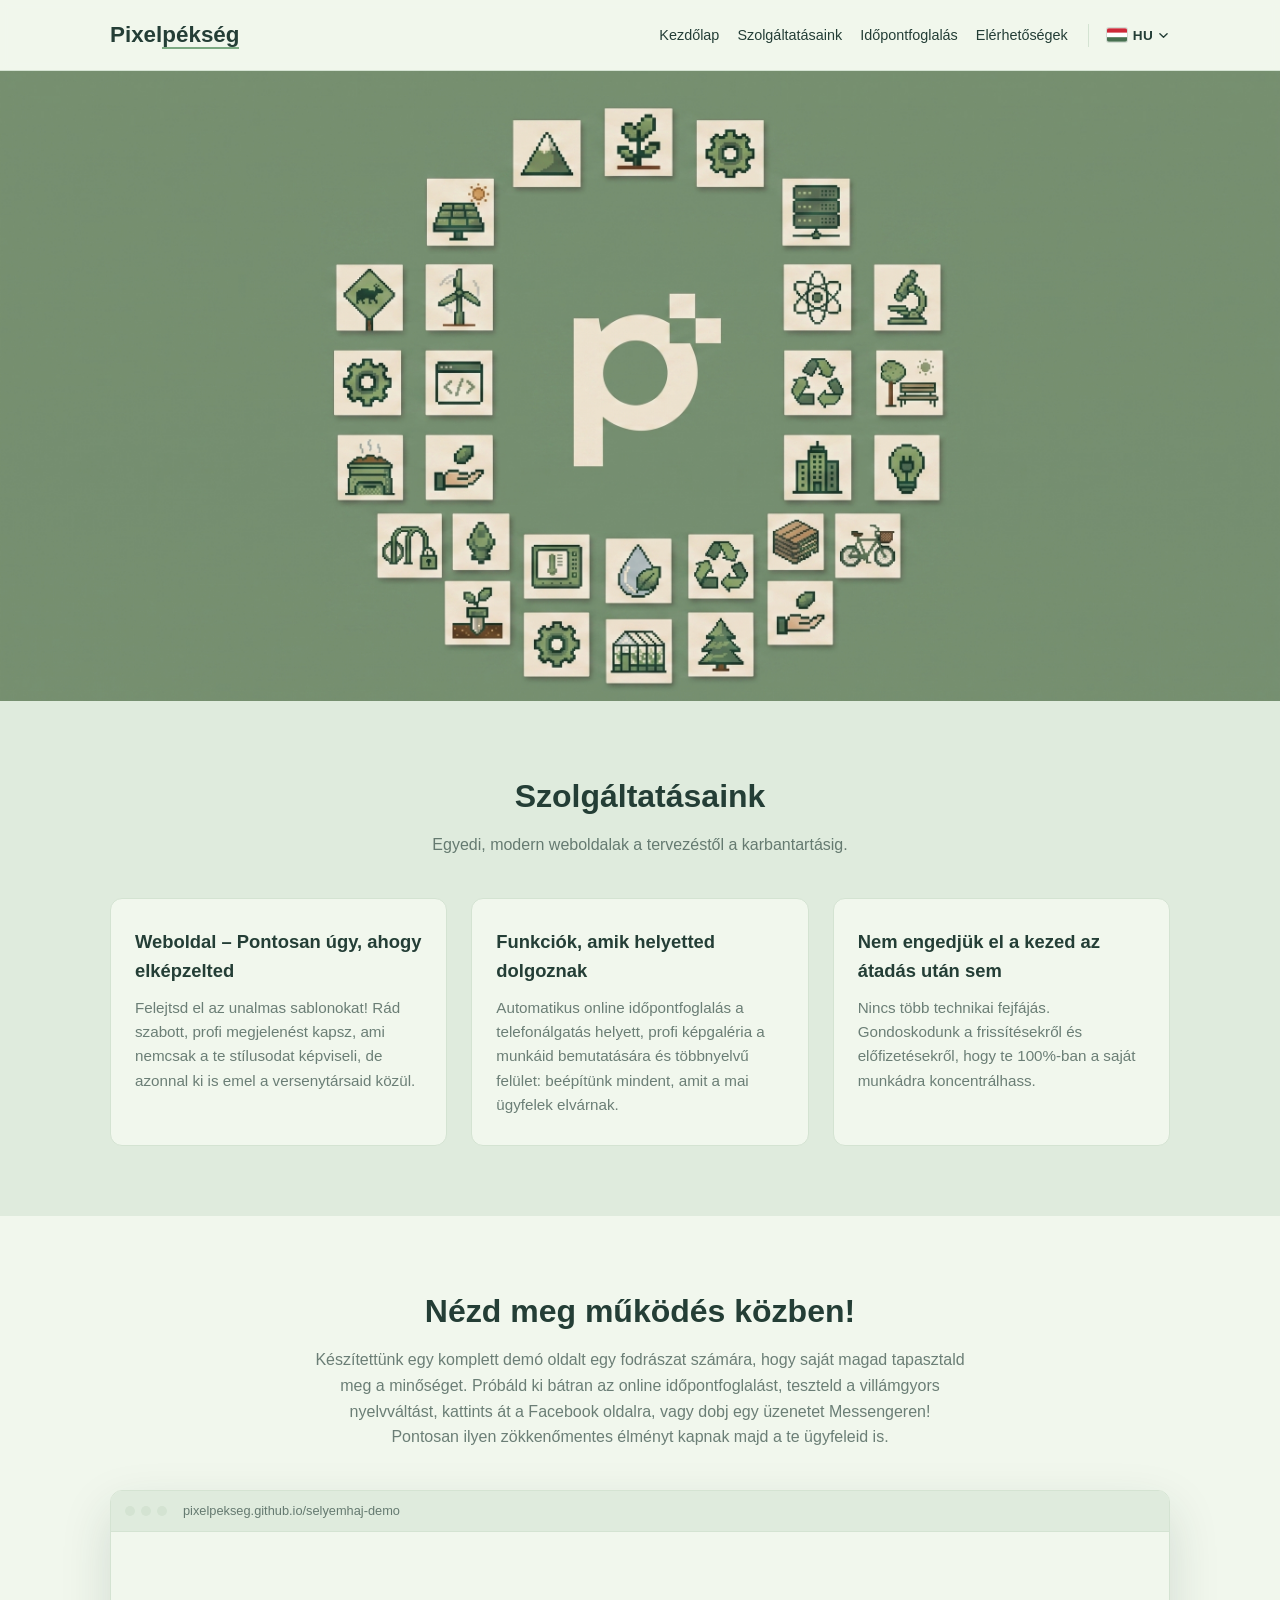
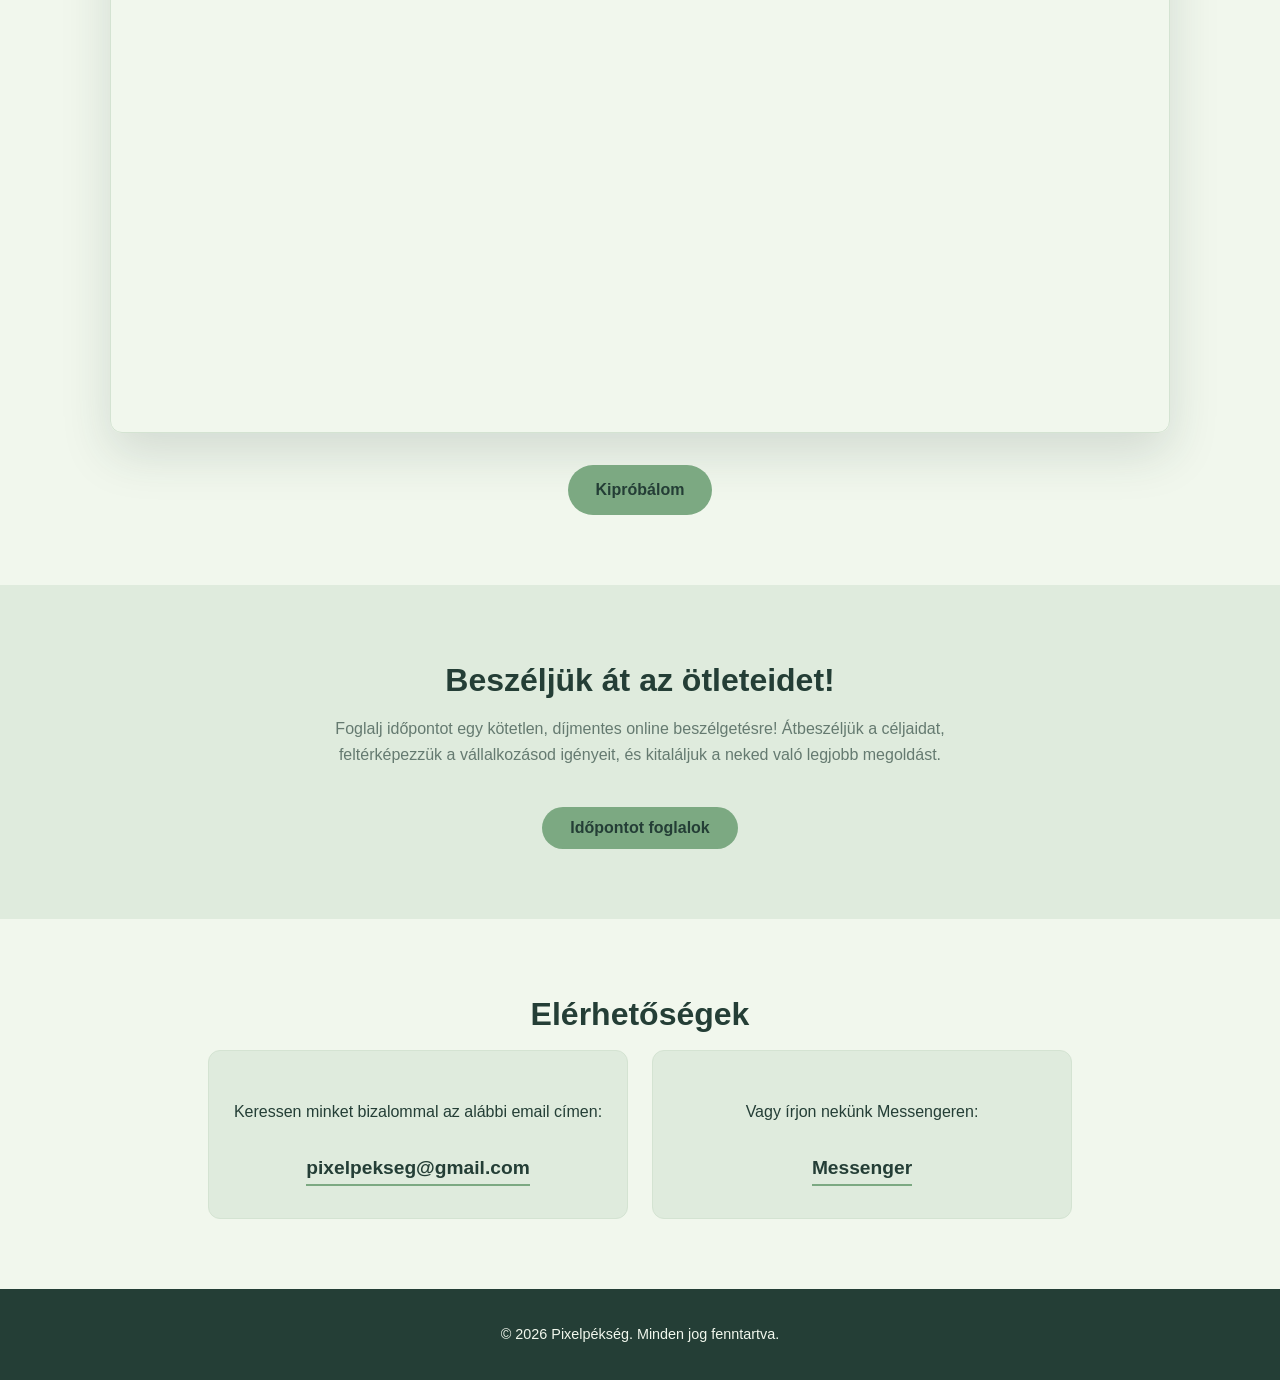
<file: index.html>
<!DOCTYPE html>
<html lang="hu">
<head>
  <meta charset="UTF-8">
  <meta name="viewport" content="width=device-width, initial-scale=1.0">
  <title>Pixelpékség</title>
  <meta name="description" content="Pixelpékség – egyedi, személyre szabott weboldalak kisvállalkozásoknak, online időpontfoglalással és folyamatos karbantartással.">

  <link rel="canonical" href="https://pixelpekseg.com/">
  <link rel="alternate" hreflang="hu" href="https://pixelpekseg.com/">
  <link rel="alternate" hreflang="en" href="https://pixelpekseg.com/en/">
  <link rel="alternate" hreflang="de" href="https://pixelpekseg.com/de/">
  <link rel="alternate" hreflang="x-default" href="https://pixelpekseg.com/">

  <meta property="og:type" content="website">
  <meta property="og:title" content="Pixelpékség">
  <meta property="og:description" content="Egyedi, személyre szabott weboldalak kisvállalkozásoknak, online időpontfoglalással és folyamatos karbantartással.">
  <meta property="og:url" content="https://pixelpekseg.com/">
  <meta property="og:image" content="https://pixelpekseg.com/images/hero.jpeg">
  <meta property="og:locale" content="hu_HU">

  <!-- Replace / upload images/favicon.jpeg with your own logo/icon -->
  <link rel="icon" type="image/jpeg" href="images/favicon.jpeg">
  <link rel="apple-touch-icon" href="images/favicon.jpeg">
  <link rel="stylesheet" href="style.css">

  <!-- Structured data: helps Google understand this is a web design service
       business (not a local shop), so no address/opening hours are set. -->
  <script type="application/ld+json">
  {
    "@context": "https://schema.org",
    "@type": "ProfessionalService",
    "name": "Pixelpékség",
    "url": "https://pixelpekseg.com/",
    "email": "pixelpekseg@gmail.com",
    "image": "https://pixelpekseg.com/images/hero.jpeg",
    "description": "Egyedi, személyre szabott weboldalak kisvállalkozásoknak, online időpontfoglalással és folyamatos karbantartással.",
    "areaServed": "HU"
  }
  </script>
</head>
<body>

  <!-- Header / navigation -->
  <header class="site-header">
    <div class="container header-inner">
      <a href="#home" class="logo">Pixel<span>pékség</span></a>

      <!-- Hamburger button for mobile view -->
      <button class="nav-toggle" id="navToggle" aria-label="Menü megnyitása">
        <span></span>
        <span></span>
        <span></span>
      </button>

      <nav class="main-nav" id="mainNav">
        <ul>
          <li><a href="#home">Kezdőlap</a></li>
          <li><a href="#services">Szolgáltatásaink</a></li>
          <li><button id="Anywhere_button_nav" class="nav-book-btn anywhere-book-now-button" type="button" data-booking-url="https://pixelpekseg.setmore.com/hu/categories/0037f81e-36a4-48d4-bc42-3b46f79f128e" data-new-tab="false">Időpontfoglalás</button></li>
          <li><a href="#contact">Elérhetőségek</a></li>
        </ul>

        <!-- Language picker: only the current language is shown, click opens a popup modal -->
        <div class="lang-switch">
          <button class="lang-current" id="langToggle" type="button" aria-haspopup="dialog" aria-expanded="false">
            <svg class="flag" viewBox="0 0 30 20"><rect width="30" height="6.67" fill="#CE2939"/><rect y="6.67" width="30" height="6.67" fill="#fff"/><rect y="13.34" width="30" height="6.66" fill="#477050"/></svg>
            HU
            <svg class="chevron" viewBox="0 0 10 6"><path d="M1 1l4 4 4-4" fill="none" stroke="currentColor" stroke-width="1.5" stroke-linecap="round" stroke-linejoin="round"/></svg>
          </button>
        </div>
      </nav>
    </div>
  </header>

  <!-- Home section: just a background photo + the business name -->
  <section id="home" class="hero">
    <!-- Replace images/hero.jpeg with your own photo -->
    <img src="images/hero.jpeg" alt="Pixelpékség" class="hero-bg">
  </section>

  <!-- Services section -->
  <section id="services" class="section services">
    <div class="container">
      <h2>Szolgáltatásaink</h2>
      <p class="section-lead">
        Egyedi, modern weboldalak a tervezéstől a karbantartásig.
      </p>

      <div class="services-grid">
        <div class="service-card">
          <h3>Weboldal – Pontosan úgy, ahogy elképzelted</h3>
          <p>
            Felejtsd el az unalmas sablonokat! Rád szabott, profi
            megjelenést kapsz, ami nemcsak a te stílusodat képviseli, de
            azonnal ki is emel a versenytársaid közül.
          </p>
        </div>

        <div class="service-card">
          <h3>Funkciók, amik helyetted dolgoznak</h3>
          <p>
            Automatikus online időpontfoglalás a telefonálgatás helyett,
            profi képgaléria a munkáid bemutatására és többnyelvű felület:
            beépítünk mindent, amit a mai ügyfelek elvárnak.
          </p>
        </div>

        <div class="service-card">
          <h3>Nem engedjük el a kezed az átadás után sem</h3>
          <p>
            Nincs több technikai fejfájás. Gondoskodunk a frissítésekről és
            előfizetésekről, hogy te 100%-ban a saját munkádra
            koncentrálhass.
          </p>
        </div>
      </div>
    </div>
  </section>

  <!-- Demo preview section: showcases the actual live demo website -->
  <section id="demo" class="section demo-preview">
    <div class="container">
      <h2>Nézd meg működés közben!</h2>
      <p class="section-lead">
        Készítettünk egy komplett demó oldalt egy fodrászat számára, hogy
        saját magad tapasztald meg a minőséget. Próbáld ki bátran az online
        időpontfoglalást, teszteld a villámgyors nyelvváltást, kattints át a
        Facebook oldalra, vagy dobj egy üzenetet Messengeren! Pontosan ilyen
        zökkenőmentes élményt kapnak majd a te ügyfeleid is.
      </p>

      <div class="demo-frame">
        <div class="demo-frame-bar">
          <span class="demo-frame-dot"></span>
          <span class="demo-frame-dot"></span>
          <span class="demo-frame-dot"></span>
          <span class="demo-frame-url">pixelpekseg.github.io/selyemhaj-demo</span>
        </div>
        <!-- Live embed of the actual demo site -->
        <iframe
          class="demo-frame-iframe"
          src="https://pixelpekseg.github.io/selyemhaj-demo/"
          title="Selyemhaj Fodrászat demo website preview"
          loading="lazy">
        </iframe>
      </div>

      <div class="demo-cta">
        <a class="btn btn-primary" href="https://pixelpekseg.github.io/selyemhaj-demo/" target="_blank" rel="noopener noreferrer">
          Kipróbálom
        </a>
      </div>
    </div>
  </section>

  <!-- Booking section -->
  <section id="booking" class="section booking">
    <div class="container">
      <h2>Beszéljük át az ötleteidet!</h2>
      <p class="section-lead">
        Foglalj időpontot egy kötetlen, díjmentes online beszélgetésre!
        Átbeszéljük a céljaidat, feltérképezzük a vállalkozásod igényeit,
        és kitaláljuk a neked való legjobb megoldást.
      </p>

      <!--
        Setmore "Book Now" widget, using the "Website Consultation" service
        category link. If you rename/recreate this service on Setmore, get
        the new "Copy booking link" and update data-booking-url below (and
        in the header nav button too).
      -->
      <script id="anywhere_book_now_script" src="https://assets.setmore.com/integration/book-now/live/v1/anywhere-book-now.js"></script>
      <div class="booking-cta">
        <button id="Anywhere_button_hero" class="btn btn-primary anywhere-book-now-button" type="button" data-booking-url="https://pixelpekseg.setmore.com/hu/categories/0037f81e-36a4-48d4-bc42-3b46f79f128e" data-new-tab="false">
          Időpontot foglalok
        </button>
      </div>
    </div>
  </section>

  <!-- Contact section -->
  <section id="contact" class="section contact">
    <div class="container">
      <h2>Elérhetőségek</h2>
      <div class="contact-cards">
        <div class="contact-card">
          <p>Keressen minket bizalommal az alábbi email címen:</p>
          <a class="contact-email" href="mailto:pixelpekseg@gmail.com">pixelpekseg@gmail.com</a>
        </div>
        <div class="contact-card">
          <p>Vagy írjon nekünk Messengeren:</p>
          <a class="contact-messenger" href="https://m.me/61594080247112" target="_blank" rel="noopener noreferrer">Messenger</a>
        </div>
      </div>
    </div>
  </section>

  <!-- Footer -->
  <footer class="site-footer">
    <div class="container footer-inner">
      <p>&copy; <span id="year"></span> Pixelpékség. Minden jog fenntartva.</p>
    </div>
  </footer>

  <!-- Language picker popup modal -->
  <div class="lang-modal" id="langModal">
    <div class="lang-modal-backdrop" id="langModalBackdrop"></div>
    <div class="lang-modal-box" role="dialog" aria-modal="true" aria-label="Nyelv kiválasztása">
      <div class="lang-modal-header">
        <h3>Nyelv kiválasztása</h3>
        <button class="lang-modal-close" id="langModalClose" type="button" aria-label="Bezárás">&times;</button>
      </div>
      <div class="lang-modal-list">
        <a class="lang-modal-option active" href="index.html">
          <svg class="flag" viewBox="0 0 30 20"><rect width="30" height="6.67" fill="#CE2939"/><rect y="6.67" width="30" height="6.67" fill="#fff"/><rect y="13.34" width="30" height="6.66" fill="#477050"/></svg>
          Magyar
        </a>
        <a class="lang-modal-option" href="en/index.html">
          <svg class="flag" viewBox="0 0 30 20"><rect width="30" height="20" fill="#00247D"/><path d="M0,0 L30,20 M30,0 L0,20" stroke="#fff" stroke-width="4"/><path d="M0,0 L30,20 M30,0 L0,20" stroke="#CF142B" stroke-width="2"/><path d="M15,0 V20 M0,10 H30" stroke="#fff" stroke-width="6"/><path d="M15,0 V20 M0,10 H30" stroke="#CF142B" stroke-width="3.6"/></svg>
          English
        </a>
        <a class="lang-modal-option" href="de/index.html">
          <svg class="flag" viewBox="0 0 30 20"><rect width="30" height="6.67" fill="#000"/><rect y="6.67" width="30" height="6.67" fill="#DD0000"/><rect y="13.34" width="30" height="6.66" fill="#FFCE00"/></svg>
          Deutsch
        </a>
      </div>
    </div>
  </div>

  <script src="script.js"></script>
</body>
</html>
</file>
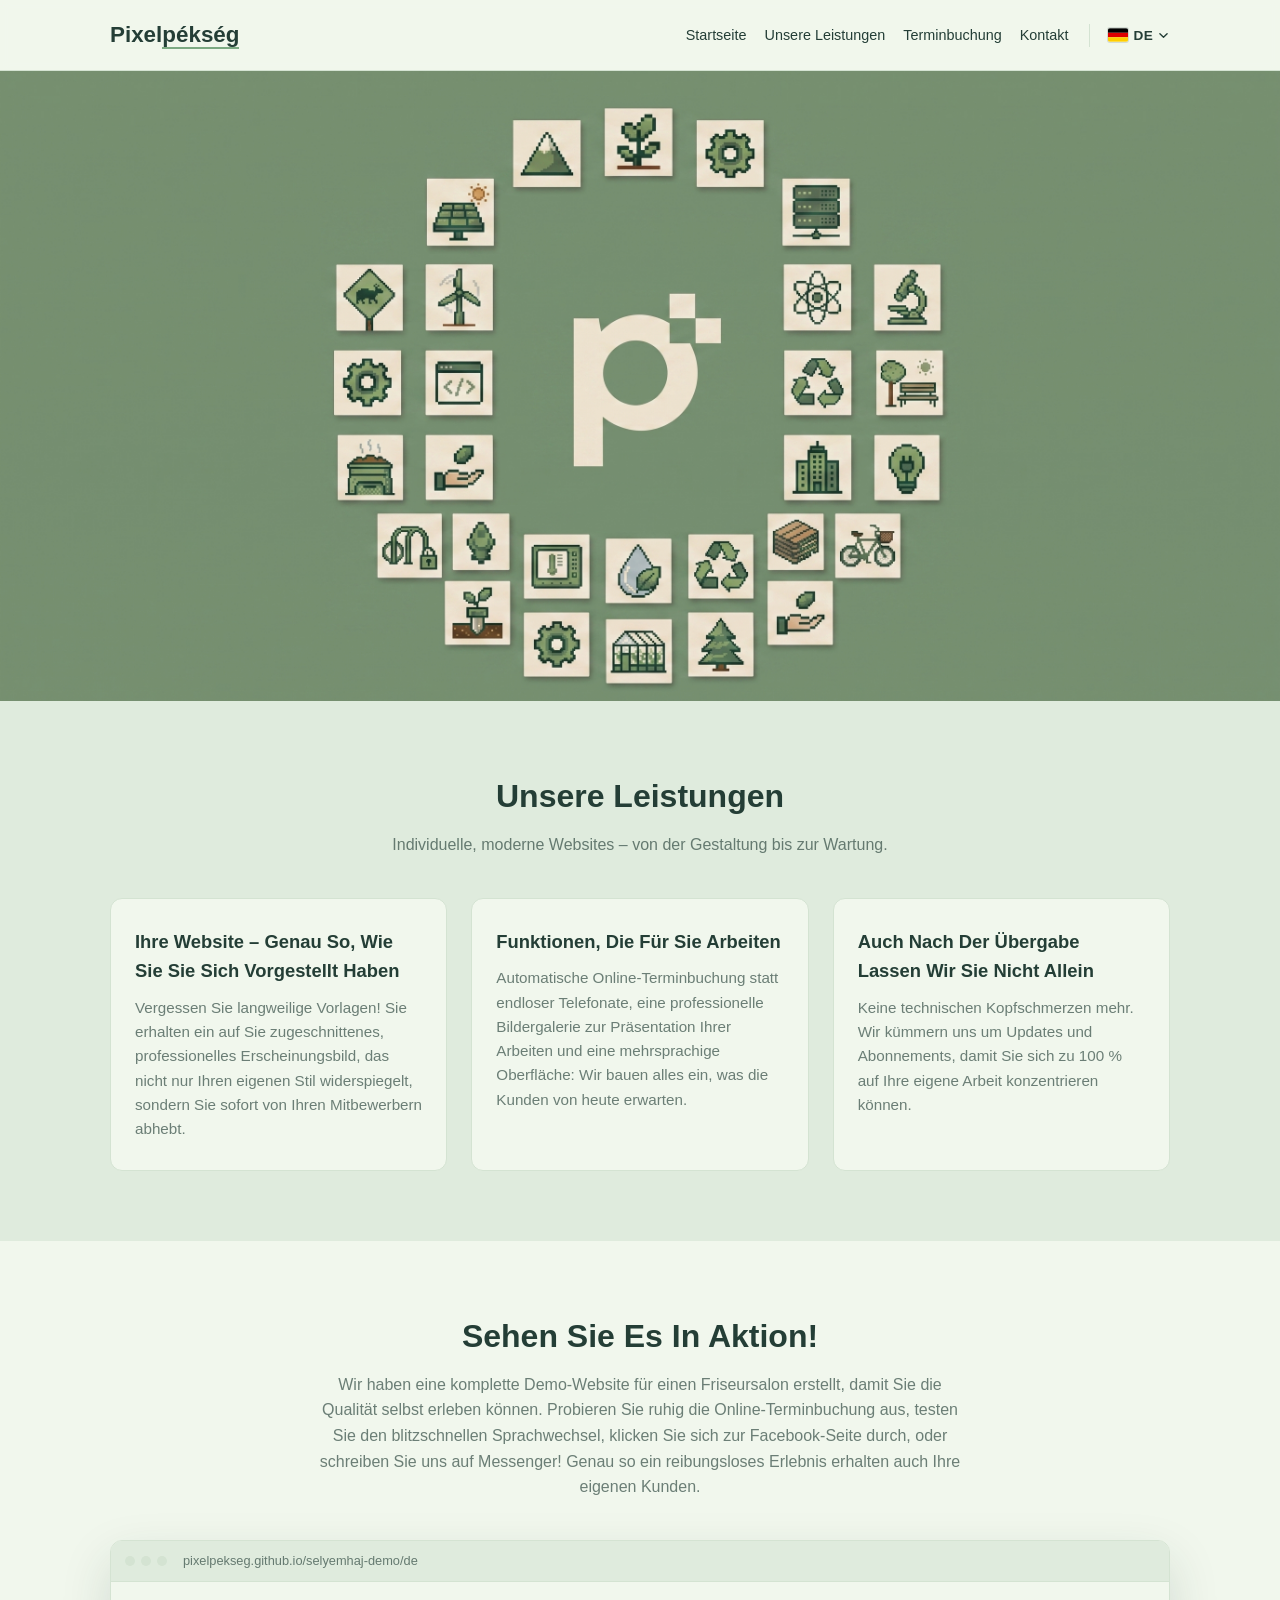
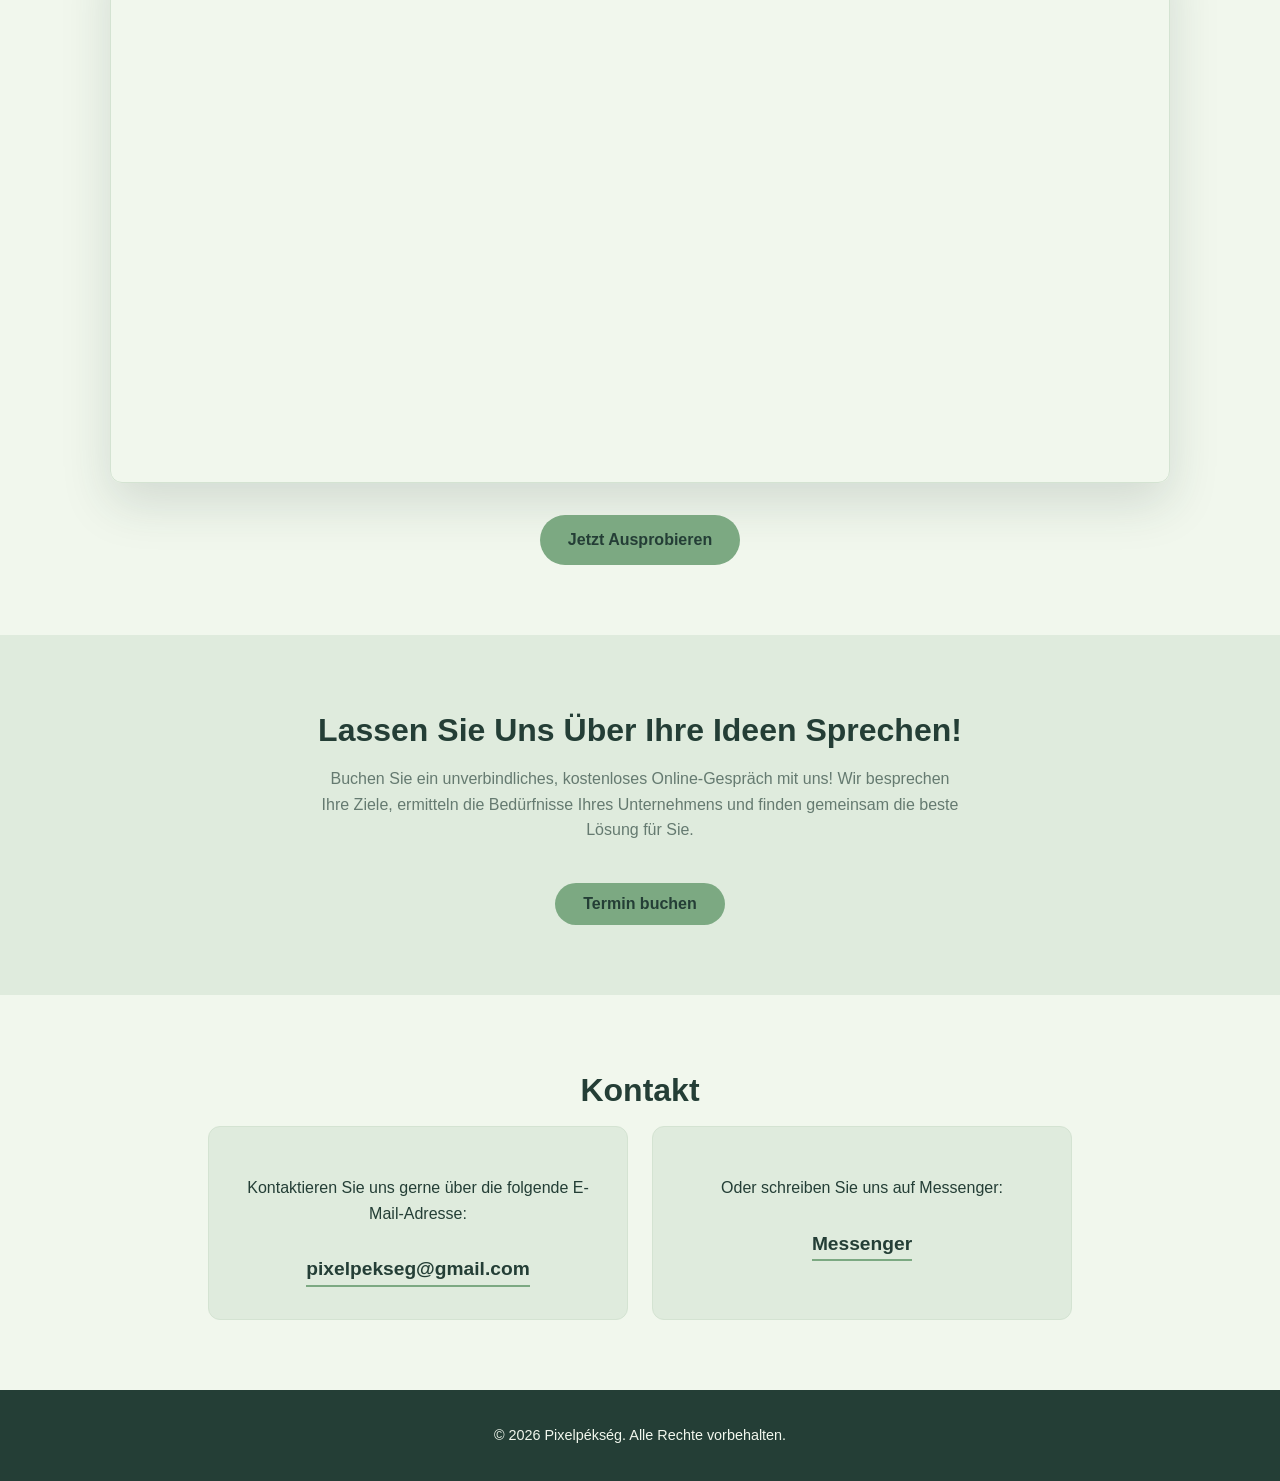
<file: de/index.html>
<!DOCTYPE html>
<html lang="de">
<head>
  <meta charset="UTF-8">
  <meta name="viewport" content="width=device-width, initial-scale=1.0">
  <title>Pixelpékség – Webdesign-Agentur</title>
  <meta name="description" content="Pixelpékség – individuelle, maßgeschneiderte Websites für kleine Unternehmen, mit Online-Terminbuchung und laufender Wartung.">

  <link rel="canonical" href="https://pixelpekseg.com/de/">
  <link rel="alternate" hreflang="hu" href="https://pixelpekseg.com/">
  <link rel="alternate" hreflang="en" href="https://pixelpekseg.com/en/">
  <link rel="alternate" hreflang="de" href="https://pixelpekseg.com/de/">
  <link rel="alternate" hreflang="x-default" href="https://pixelpekseg.com/">

  <meta property="og:type" content="website">
  <meta property="og:title" content="Pixelpékség – Webdesign-Agentur">
  <meta property="og:description" content="Individuelle, maßgeschneiderte Websites für kleine Unternehmen, mit Online-Terminbuchung und laufender Wartung.">
  <meta property="og:url" content="https://pixelpekseg.com/de/">
  <meta property="og:image" content="https://pixelpekseg.com/images/hero.jpeg">
  <meta property="og:locale" content="de_DE">

  <!-- Replace / upload images/favicon.jpeg with your own logo/icon -->
  <link rel="icon" type="image/jpeg" href="../images/favicon.jpeg">
  <link rel="apple-touch-icon" href="../images/favicon.jpeg">
  <link rel="stylesheet" href="../style.css">
</head>
<body>

  <!-- Header / navigation -->
  <header class="site-header">
    <div class="container header-inner">
      <a href="#home" class="logo">Pixel<span>pékség</span></a>

      <!-- Hamburger button for mobile view -->
      <button class="nav-toggle" id="navToggle" aria-label="Menü öffnen">
        <span></span>
        <span></span>
        <span></span>
      </button>

      <nav class="main-nav" id="mainNav">
        <ul>
          <li><a href="#home">Startseite</a></li>
          <li><a href="#services">Unsere Leistungen</a></li>
          <li><button id="Anywhere_button_nav" class="nav-book-btn anywhere-book-now-button" type="button" data-booking-url="https://pixelpekseg.setmore.com/de/categories/e52a89fd-6958-428e-9dd6-ecbcb98e0421" data-new-tab="false">Terminbuchung</button></li>
          <li><a href="#contact">Kontakt</a></li>
        </ul>

        <!-- Language picker: only the current language is shown, click opens a popup modal -->
        <div class="lang-switch">
          <button class="lang-current" id="langToggle" type="button" aria-haspopup="dialog" aria-expanded="false">
            <svg class="flag" viewBox="0 0 30 20"><rect width="30" height="6.67" fill="#000"/><rect y="6.67" width="30" height="6.67" fill="#DD0000"/><rect y="13.34" width="30" height="6.66" fill="#FFCE00"/></svg>
            DE
            <svg class="chevron" viewBox="0 0 10 6"><path d="M1 1l4 4 4-4" fill="none" stroke="currentColor" stroke-width="1.5" stroke-linecap="round" stroke-linejoin="round"/></svg>
          </button>
        </div>
      </nav>
    </div>
  </header>

  <!-- Home section: just a background photo + the business name -->
  <section id="home" class="hero">
    <!-- Replace images/hero.jpeg with your own photo -->
    <img src="../images/hero.jpeg" alt="Pixelpékség" class="hero-bg">
  </section>

  <!-- Services section -->
  <section id="services" class="section services">
    <div class="container">
      <h2>Unsere Leistungen</h2>
      <p class="section-lead">
        Individuelle, moderne Websites – von der Gestaltung bis zur Wartung.
      </p>

      <div class="services-grid">
        <div class="service-card">
          <h3>Ihre Website – Genau So, Wie Sie Sie Sich Vorgestellt Haben</h3>
          <p>
            Vergessen Sie langweilige Vorlagen! Sie erhalten ein auf Sie
            zugeschnittenes, professionelles Erscheinungsbild, das nicht
            nur Ihren eigenen Stil widerspiegelt, sondern Sie sofort von
            Ihren Mitbewerbern abhebt.
          </p>
        </div>

        <div class="service-card">
          <h3>Funktionen, Die Für Sie Arbeiten</h3>
          <p>
            Automatische Online-Terminbuchung statt endloser Telefonate,
            eine professionelle Bildergalerie zur Präsentation Ihrer
            Arbeiten und eine mehrsprachige Oberfläche: Wir bauen alles
            ein, was die Kunden von heute erwarten.
          </p>
        </div>

        <div class="service-card">
          <h3>Auch Nach Der Übergabe Lassen Wir Sie Nicht Allein</h3>
          <p>
            Keine technischen Kopfschmerzen mehr. Wir kümmern uns um
            Updates und Abonnements, damit Sie sich zu 100&nbsp;% auf Ihre
            eigene Arbeit konzentrieren können.
          </p>
        </div>
      </div>
    </div>
  </section>

  <!-- Demo preview section: showcases the actual live demo website -->
  <section id="demo" class="section demo-preview">
    <div class="container">
      <h2>Sehen Sie Es In Aktion!</h2>
      <p class="section-lead">
        Wir haben eine komplette Demo-Website für einen Friseursalon
        erstellt, damit Sie die Qualität selbst erleben können. Probieren
        Sie ruhig die Online-Terminbuchung aus, testen Sie den
        blitzschnellen Sprachwechsel, klicken Sie sich zur Facebook-Seite
        durch, oder schreiben Sie uns auf Messenger! Genau so ein
        reibungsloses Erlebnis erhalten auch Ihre eigenen Kunden.
      </p>

      <div class="demo-frame">
        <div class="demo-frame-bar">
          <span class="demo-frame-dot"></span>
          <span class="demo-frame-dot"></span>
          <span class="demo-frame-dot"></span>
          <span class="demo-frame-url">pixelpekseg.github.io/selyemhaj-demo/de</span>
        </div>
        <!-- Live embed of the actual demo site -->
        <iframe
          class="demo-frame-iframe"
          src="https://pixelpekseg.github.io/selyemhaj-demo/de/"
          title="Selyemhaj Fodrászat Demo-Website-Vorschau"
          loading="lazy">
        </iframe>
      </div>

      <div class="demo-cta">
        <a class="btn btn-primary" href="https://pixelpekseg.github.io/selyemhaj-demo/de/" target="_blank" rel="noopener noreferrer">
          Jetzt Ausprobieren
        </a>
      </div>
    </div>
  </section>

  <!-- Booking section -->
  <section id="booking" class="section booking">
    <div class="container">
      <h2>Lassen Sie Uns Über Ihre Ideen Sprechen!</h2>
      <p class="section-lead">
        Buchen Sie ein unverbindliches, kostenloses Online-Gespräch mit
        uns! Wir besprechen Ihre Ziele, ermitteln die Bedürfnisse Ihres
        Unternehmens und finden gemeinsam die beste Lösung für Sie.
      </p>

      <!--
        Setmore "Book Now" widget, using the "Website Consultation" service
        category link. If you rename/recreate this service on Setmore, get
        the new "Copy booking link" and update data-booking-url below (and
        in the header nav button too).
      -->
      <script id="anywhere_book_now_script" src="https://assets.setmore.com/integration/book-now/live/v1/anywhere-book-now.js"></script>
      <div class="booking-cta">
        <button id="Anywhere_button_hero" class="btn btn-primary anywhere-book-now-button" type="button" data-booking-url="https://pixelpekseg.setmore.com/de/categories/e52a89fd-6958-428e-9dd6-ecbcb98e0421" data-new-tab="false">
          Termin buchen
        </button>
      </div>
    </div>
  </section>

  <!-- Contact section -->
  <section id="contact" class="section contact">
    <div class="container">
      <h2>Kontakt</h2>
      <div class="contact-cards">
        <div class="contact-card">
          <p>Kontaktieren Sie uns gerne über die folgende E-Mail-Adresse:</p>
          <a class="contact-email" href="mailto:pixelpekseg@gmail.com">pixelpekseg@gmail.com</a>
        </div>
        <div class="contact-card">
          <p>Oder schreiben Sie uns auf Messenger:</p>
          <a class="contact-messenger" href="https://m.me/61594080247112" target="_blank" rel="noopener noreferrer">Messenger</a>
        </div>
      </div>
    </div>
  </section>

  <!-- Footer -->
  <footer class="site-footer">
    <div class="container footer-inner">
      <p>&copy; <span id="year"></span> Pixelpékség. Alle Rechte vorbehalten.</p>
    </div>
  </footer>

  <!-- Language picker popup modal -->
  <div class="lang-modal" id="langModal">
    <div class="lang-modal-backdrop" id="langModalBackdrop"></div>
    <div class="lang-modal-box" role="dialog" aria-modal="true" aria-label="Sprache wählen">
      <div class="lang-modal-header">
        <h3>Sprache wählen</h3>
        <button class="lang-modal-close" id="langModalClose" type="button" aria-label="Schließen">&times;</button>
      </div>
      <div class="lang-modal-list">
        <a class="lang-modal-option" href="../index.html">
          <svg class="flag" viewBox="0 0 30 20"><rect width="30" height="6.67" fill="#CE2939"/><rect y="6.67" width="30" height="6.67" fill="#fff"/><rect y="13.34" width="30" height="6.66" fill="#477050"/></svg>
          Magyar
        </a>
        <a class="lang-modal-option" href="../en/index.html">
          <svg class="flag" viewBox="0 0 30 20"><rect width="30" height="20" fill="#00247D"/><path d="M0,0 L30,20 M30,0 L0,20" stroke="#fff" stroke-width="4"/><path d="M0,0 L30,20 M30,0 L0,20" stroke="#CF142B" stroke-width="2"/><path d="M15,0 V20 M0,10 H30" stroke="#fff" stroke-width="6"/><path d="M15,0 V20 M0,10 H30" stroke="#CF142B" stroke-width="3.6"/></svg>
          English
        </a>
        <a class="lang-modal-option active" href="index.html">
          <svg class="flag" viewBox="0 0 30 20"><rect width="30" height="6.67" fill="#000"/><rect y="6.67" width="30" height="6.67" fill="#DD0000"/><rect y="13.34" width="30" height="6.66" fill="#FFCE00"/></svg>
          Deutsch
        </a>
      </div>
    </div>
  </div>

  <script src="../script.js"></script>
</body>
</html>
</file>
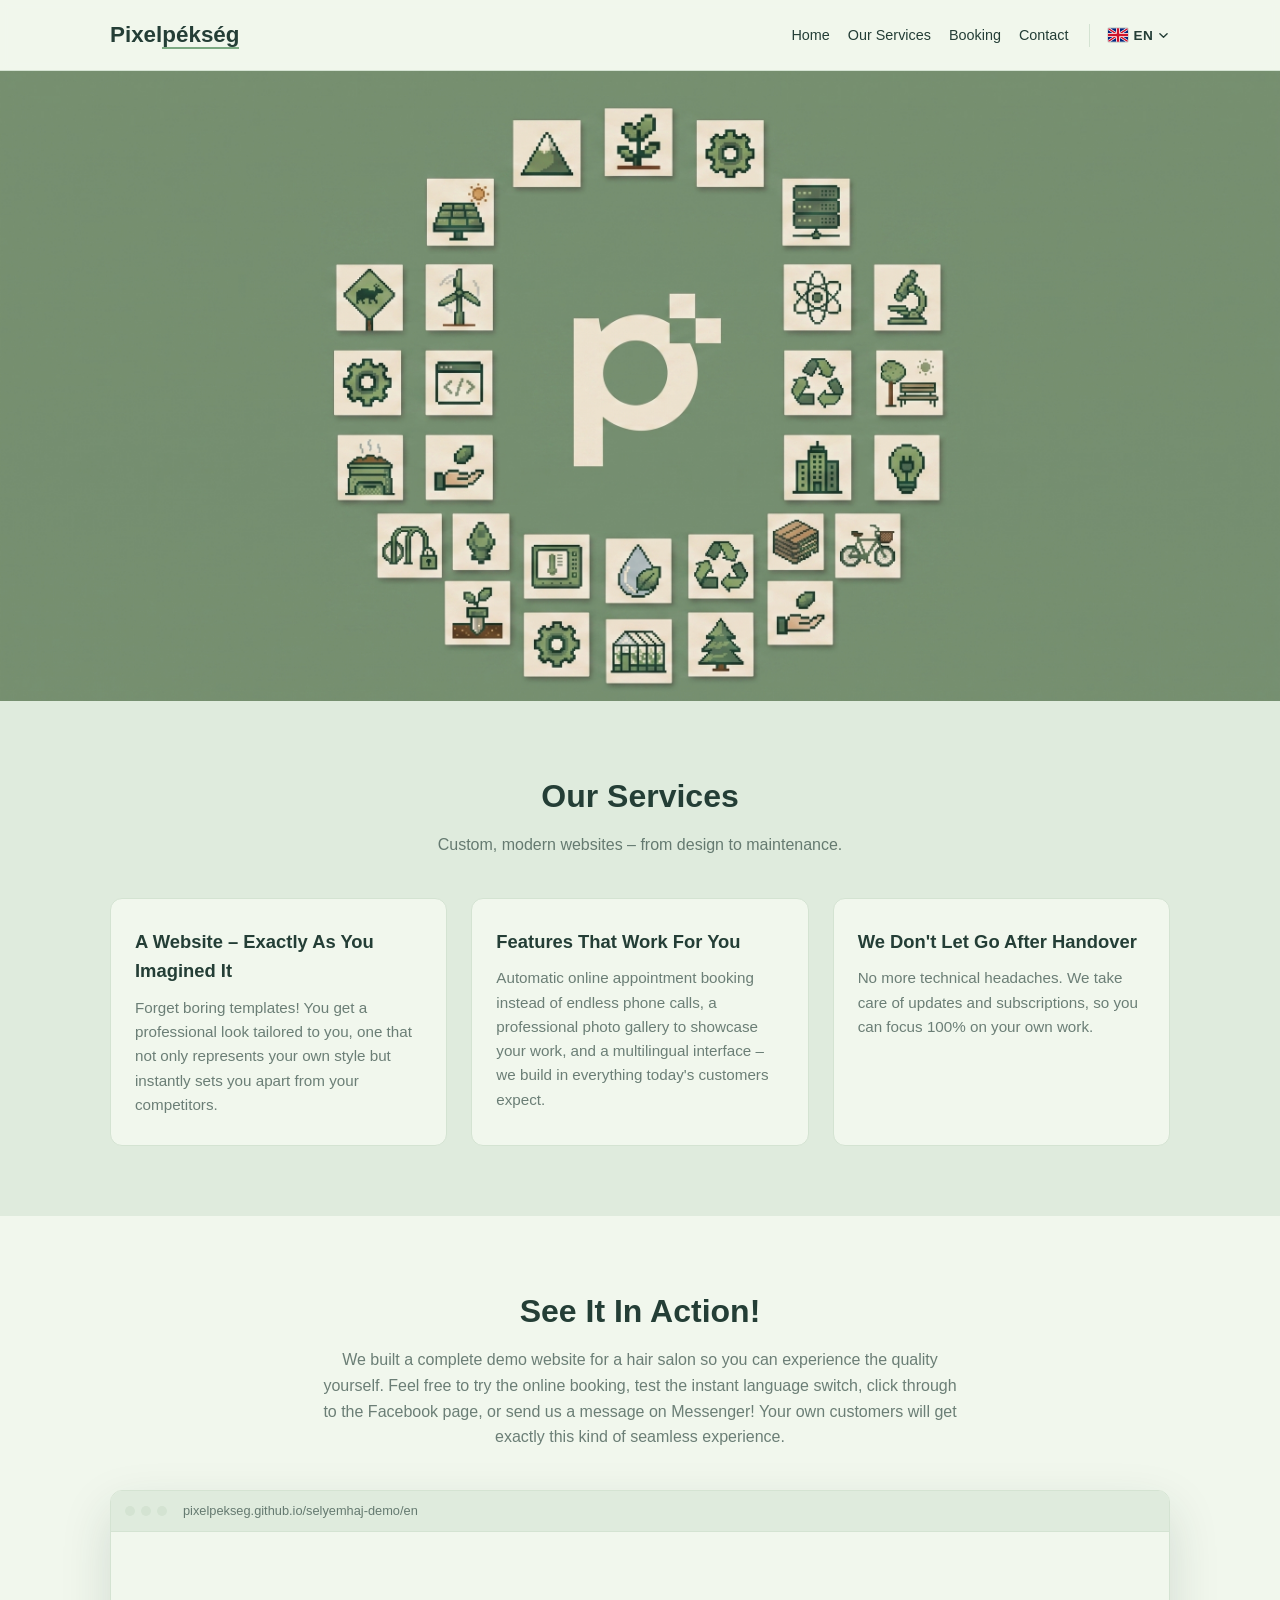
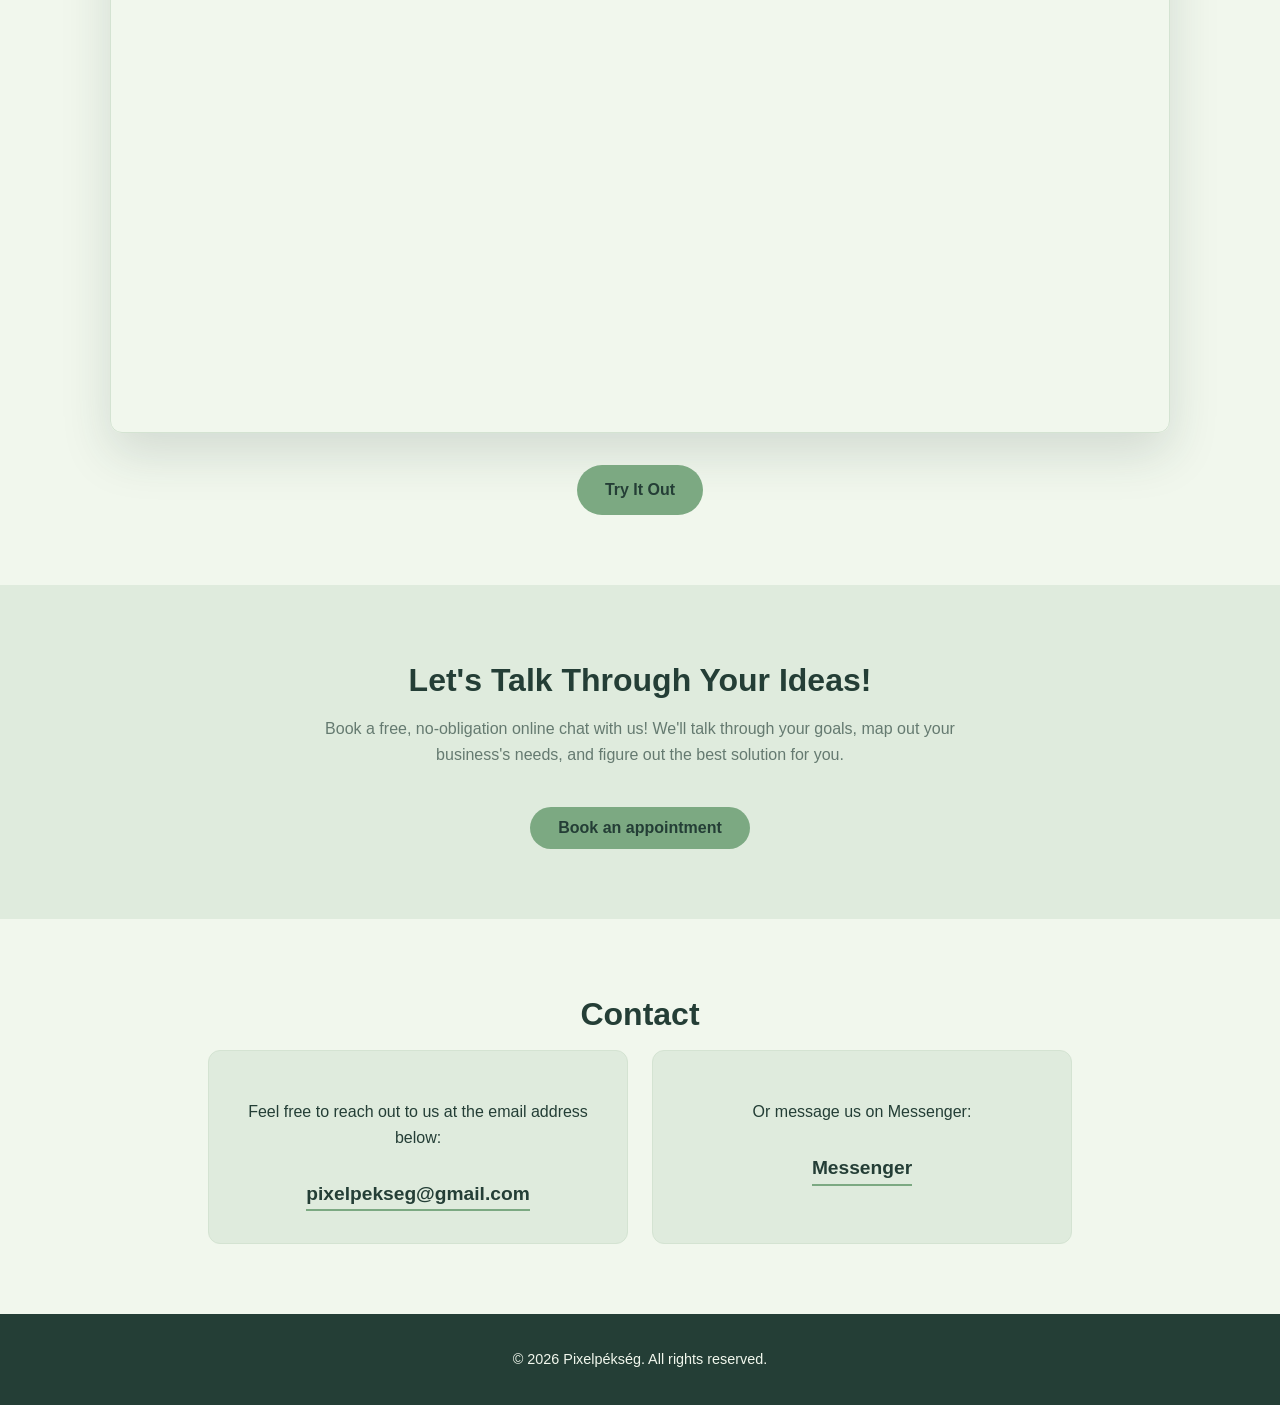
<file: en/index.html>
<!DOCTYPE html>
<html lang="en">
<head>
  <meta charset="UTF-8">
  <meta name="viewport" content="width=device-width, initial-scale=1.0">
  <title>Pixelpékség – Web Design Agency</title>
  <meta name="description" content="Pixelpékség – custom, personalized websites for small businesses, with online appointment booking and ongoing maintenance.">

  <link rel="canonical" href="https://pixelpekseg.com/en/">
  <link rel="alternate" hreflang="hu" href="https://pixelpekseg.com/">
  <link rel="alternate" hreflang="en" href="https://pixelpekseg.com/en/">
  <link rel="alternate" hreflang="de" href="https://pixelpekseg.com/de/">
  <link rel="alternate" hreflang="x-default" href="https://pixelpekseg.com/">

  <meta property="og:type" content="website">
  <meta property="og:title" content="Pixelpékség – Web Design Agency">
  <meta property="og:description" content="Custom, personalized websites for small businesses, with online appointment booking and ongoing maintenance.">
  <meta property="og:url" content="https://pixelpekseg.com/en/">
  <meta property="og:image" content="https://pixelpekseg.com/images/hero.jpeg">
  <meta property="og:locale" content="en_US">

  <!-- Replace / upload images/favicon.jpeg with your own logo/icon -->
  <link rel="icon" type="image/jpeg" href="../images/favicon.jpeg">
  <link rel="apple-touch-icon" href="../images/favicon.jpeg">
  <link rel="stylesheet" href="../style.css">
</head>
<body>

  <!-- Header / navigation -->
  <header class="site-header">
    <div class="container header-inner">
      <a href="#home" class="logo">Pixel<span>pékség</span></a>

      <!-- Hamburger button for mobile view -->
      <button class="nav-toggle" id="navToggle" aria-label="Open menu">
        <span></span>
        <span></span>
        <span></span>
      </button>

      <nav class="main-nav" id="mainNav">
        <ul>
          <li><a href="#home">Home</a></li>
          <li><a href="#services">Our Services</a></li>
          <li><button id="Anywhere_button_nav" class="nav-book-btn anywhere-book-now-button" type="button" data-booking-url="https://pixelpekseg.setmore.com/en/categories/dd21b91e-6831-42b8-baa4-7eff8aaf5d59" data-new-tab="false">Booking</button></li>
          <li><a href="#contact">Contact</a></li>
        </ul>

        <!-- Language picker: only the current language is shown, click opens a popup modal -->
        <div class="lang-switch">
          <button class="lang-current" id="langToggle" type="button" aria-haspopup="dialog" aria-expanded="false">
            <svg class="flag" viewBox="0 0 30 20"><rect width="30" height="20" fill="#00247D"/><path d="M0,0 L30,20 M30,0 L0,20" stroke="#fff" stroke-width="4"/><path d="M0,0 L30,20 M30,0 L0,20" stroke="#CF142B" stroke-width="2"/><path d="M15,0 V20 M0,10 H30" stroke="#fff" stroke-width="6"/><path d="M15,0 V20 M0,10 H30" stroke="#CF142B" stroke-width="3.6"/></svg>
            EN
            <svg class="chevron" viewBox="0 0 10 6"><path d="M1 1l4 4 4-4" fill="none" stroke="currentColor" stroke-width="1.5" stroke-linecap="round" stroke-linejoin="round"/></svg>
          </button>
        </div>
      </nav>
    </div>
  </header>

  <!-- Home section: just a background photo + the business name -->
  <section id="home" class="hero">
    <!-- Replace images/hero.jpeg with your own photo -->
    <img src="../images/hero.jpeg" alt="Pixelpékség" class="hero-bg">
  </section>

  <!-- Services section -->
  <section id="services" class="section services">
    <div class="container">
      <h2>Our Services</h2>
      <p class="section-lead">
        Custom, modern websites – from design to maintenance.
      </p>

      <div class="services-grid">
        <div class="service-card">
          <h3>A Website – Exactly As You Imagined It</h3>
          <p>
            Forget boring templates! You get a professional look tailored
            to you, one that not only represents your own style but
            instantly sets you apart from your competitors.
          </p>
        </div>

        <div class="service-card">
          <h3>Features That Work For You</h3>
          <p>
            Automatic online appointment booking instead of endless phone
            calls, a professional photo gallery to showcase your work, and
            a multilingual interface – we build in everything today's
            customers expect.
          </p>
        </div>

        <div class="service-card">
          <h3>We Don't Let Go After Handover</h3>
          <p>
            No more technical headaches. We take care of updates and
            subscriptions, so you can focus 100% on your own work.
          </p>
        </div>
      </div>
    </div>
  </section>

  <!-- Demo preview section: showcases the actual live demo website -->
  <section id="demo" class="section demo-preview">
    <div class="container">
      <h2>See It In Action!</h2>
      <p class="section-lead">
        We built a complete demo website for a hair salon so you can
        experience the quality yourself. Feel free to try the online
        booking, test the instant language switch, click through to the
        Facebook page, or send us a message on Messenger! Your own
        customers will get exactly this kind of seamless experience.
      </p>

      <div class="demo-frame">
        <div class="demo-frame-bar">
          <span class="demo-frame-dot"></span>
          <span class="demo-frame-dot"></span>
          <span class="demo-frame-dot"></span>
          <span class="demo-frame-url">pixelpekseg.github.io/selyemhaj-demo/en</span>
        </div>
        <!-- Live embed of the actual demo site -->
        <iframe
          class="demo-frame-iframe"
          src="https://pixelpekseg.github.io/selyemhaj-demo/en/"
          title="Selyemhaj Fodrászat demo website preview"
          loading="lazy">
        </iframe>
      </div>

      <div class="demo-cta">
        <a class="btn btn-primary" href="https://pixelpekseg.github.io/selyemhaj-demo/en/" target="_blank" rel="noopener noreferrer">
          Try It Out
        </a>
      </div>
    </div>
  </section>

  <!-- Booking section -->
  <section id="booking" class="section booking">
    <div class="container">
      <h2>Let's Talk Through Your Ideas!</h2>
      <p class="section-lead">
        Book a free, no-obligation online chat with us! We'll talk
        through your goals, map out your business's needs, and figure out
        the best solution for you.
      </p>

      <!--
        Setmore "Book Now" widget, using the "Website Consultation" service
        category link. If you rename/recreate this service on Setmore, get
        the new "Copy booking link" and update data-booking-url below (and
        in the header nav button too).
      -->
      <script id="anywhere_book_now_script" src="https://assets.setmore.com/integration/book-now/live/v1/anywhere-book-now.js"></script>
      <div class="booking-cta">
        <button id="Anywhere_button_hero" class="btn btn-primary anywhere-book-now-button" type="button" data-booking-url="https://pixelpekseg.setmore.com/en/categories/dd21b91e-6831-42b8-baa4-7eff8aaf5d59" data-new-tab="false">
          Book an appointment
        </button>
      </div>
    </div>
  </section>

  <!-- Contact section -->
  <section id="contact" class="section contact">
    <div class="container">
      <h2>Contact</h2>
      <div class="contact-cards">
        <div class="contact-card">
          <p>Feel free to reach out to us at the email address below:</p>
          <a class="contact-email" href="mailto:pixelpekseg@gmail.com">pixelpekseg@gmail.com</a>
        </div>
        <div class="contact-card">
          <p>Or message us on Messenger:</p>
          <a class="contact-messenger" href="https://m.me/61594080247112" target="_blank" rel="noopener noreferrer">Messenger</a>
        </div>
      </div>
    </div>
  </section>

  <!-- Footer -->
  <footer class="site-footer">
    <div class="container footer-inner">
      <p>&copy; <span id="year"></span> Pixelpékség. All rights reserved.</p>
    </div>
  </footer>

  <!-- Language picker popup modal -->
  <div class="lang-modal" id="langModal">
    <div class="lang-modal-backdrop" id="langModalBackdrop"></div>
    <div class="lang-modal-box" role="dialog" aria-modal="true" aria-label="Select language">
      <div class="lang-modal-header">
        <h3>Select language</h3>
        <button class="lang-modal-close" id="langModalClose" type="button" aria-label="Close">&times;</button>
      </div>
      <div class="lang-modal-list">
        <a class="lang-modal-option" href="../index.html">
          <svg class="flag" viewBox="0 0 30 20"><rect width="30" height="6.67" fill="#CE2939"/><rect y="6.67" width="30" height="6.67" fill="#fff"/><rect y="13.34" width="30" height="6.66" fill="#477050"/></svg>
          Magyar
        </a>
        <a class="lang-modal-option active" href="index.html">
          <svg class="flag" viewBox="0 0 30 20"><rect width="30" height="20" fill="#00247D"/><path d="M0,0 L30,20 M30,0 L0,20" stroke="#fff" stroke-width="4"/><path d="M0,0 L30,20 M30,0 L0,20" stroke="#CF142B" stroke-width="2"/><path d="M15,0 V20 M0,10 H30" stroke="#fff" stroke-width="6"/><path d="M15,0 V20 M0,10 H30" stroke="#CF142B" stroke-width="3.6"/></svg>
          English
        </a>
        <a class="lang-modal-option" href="../de/index.html">
          <svg class="flag" viewBox="0 0 30 20"><rect width="30" height="6.67" fill="#000"/><rect y="6.67" width="30" height="6.67" fill="#DD0000"/><rect y="13.34" width="30" height="6.66" fill="#FFCE00"/></svg>
          Deutsch
        </a>
      </div>
    </div>
  </div>

  <script src="../script.js"></script>
</body>
</html>
</file>
<file: style.css>
/* ==========================================================
   Base setup
   ========================================================== */
:root {
  /* ----------------------------------------------------------
     BRAND COLOR SCHEME — change only these 3 base colors to
     re-theme the whole site:
       - pale mint (background): #f1f7ed
       - dark forest green:      #243e36
       - sage green:             #7ca982
     The remaining variables (bg-alt, border, primary-dark) are
     light tints/shades derived FROM these 3 colors. If you
     change the base colors a lot, consider regenerating these
     derived tones too for the best look.
     ---------------------------------------------------------- */
  --color-dark: #243e36;                          /* dark forest green - headings, footer, primary text */
  --color-primary: #7ca982;                       /* sage green - buttons, highlights */
  --color-primary-dark: #69906f;                  /* darker sage - hover state (derived) */
  --color-text: #243e36;                          /* body text (same as dark) */
  --color-text-muted: rgba(36, 62, 54, 0.65);      /* muted dark green - secondary text */
  --color-bg: #f1f7ed;                             /* pale mint - main background */
  --color-bg-alt: #dfebdd;                         /* slightly deeper mint tint - alternating section background (derived) */
  --color-border: #d4e3d2;                         /* pale green tint - borders (derived) */

  --font-heading: 'Segoe UI', Arial, sans-serif;
  --font-body: 'Segoe UI', Arial, sans-serif;
  --max-width: 1100px;
}

* {
  box-sizing: border-box;
}

html {
  scroll-behavior: smooth;
}

body {
  margin: 0;
  font-family: var(--font-body);
  color: var(--color-text);
  background: var(--color-bg);
  line-height: 1.6;
}

h1, h2, h3 {
  font-family: var(--font-heading);
  font-weight: 700;
  color: var(--color-dark);
  margin-top: 0;
}

a {
  text-decoration: none;
  color: inherit;
}

img {
  max-width: 100%;
  display: block;
}

.container {
  max-width: var(--max-width);
  margin: 0 auto;
  padding: 0 20px;
}

.section {
  padding: 70px 0;
}

.section h2 {
  font-size: 2rem;
  margin-bottom: 10px;
  text-align: center;
}

.section-lead {
  text-align: center;
  max-width: 650px;
  margin: 0 auto 40px;
  color: var(--color-text-muted);
}

.btn {
  display: inline-block;
  padding: 12px 28px;
  border-radius: 30px;
  font-weight: bold;
  border: none;
  cursor: pointer;
  font-family: inherit;
  font-size: 1rem;
  transition: transform 0.2s ease, background 0.2s ease;
}

.btn-primary {
  background: var(--color-primary);
  color: var(--color-dark);
}

.btn-primary:hover {
  background: var(--color-primary-dark);
  transform: translateY(-2px);
}

/* ==========================================================
   Header / navigation
   ========================================================== */
.site-header {
  position: sticky;
  top: 0;
  z-index: 100;
  background: rgba(241, 247, 237, 0.95);
  border-bottom: 1px solid var(--color-border);
  backdrop-filter: blur(4px);
}

.header-inner {
  display: flex;
  align-items: center;
  justify-content: space-between;
  height: 70px;
}

.logo {
  font-family: var(--font-heading);
  font-size: 1.4rem;
  font-weight: 700;
  color: var(--color-dark);
}

.logo span {
  color: var(--color-dark);
  border-bottom: 2px solid var(--color-primary);
}

.main-nav ul {
  list-style: none;
  display: flex;
  gap: 18px;
  margin: 0;
  padding: 0;
}

.main-nav a,
.nav-book-btn {
  font-weight: 500;
  font-size: 0.9rem;
  white-space: nowrap;
  position: relative;
}

.main-nav a:hover,
.nav-book-btn:hover {
  color: var(--color-dark);
  box-shadow: inset 0 -2px 0 var(--color-primary);
}

.nav-book-btn {
  background: none;
  border: none;
  padding: 0;
  font-family: inherit;
  color: inherit;
  cursor: pointer;
}

.main-nav {
  display: flex;
  align-items: center;
  gap: 20px;
}

.lang-switch {
  padding-left: 16px;
  border-left: 1px solid var(--color-border);
}

.lang-current {
  display: flex;
  align-items: center;
  gap: 6px;
  background: none;
  border: none;
  font-family: inherit;
  font-size: 0.85rem;
  font-weight: 600;
  letter-spacing: 0.02em;
  color: var(--color-dark);
  cursor: pointer;
  padding: 4px 2px;
}

.lang-current .chevron {
  width: 9px;
  height: 9px;
  color: var(--color-dark);
  transition: transform 0.2s ease;
}

.lang-current.open .chevron {
  transform: rotate(180deg);
}

.lang-current .flag {
  width: 20px;
  height: 14px;
  border-radius: 2px;
  display: block;
  flex-shrink: 0;
  box-shadow: 0 0 0 1px rgba(36, 62, 54, 0.15);
}

/* ==========================================================
   Language picker modal
   position:fixed so no parent overflow can ever clip it —
   works reliably on mobile too, unlike an in-header dropdown.
   ========================================================== */
.lang-modal {
  display: none;
  position: fixed;
  inset: 0;
  z-index: 200;
  align-items: center;
  justify-content: center;
  padding: 20px;
}

.lang-modal.open {
  display: flex;
}

.lang-modal-backdrop {
  position: absolute;
  inset: 0;
  background: rgba(36, 62, 54, 0.5);
}

.lang-modal-box {
  position: relative;
  width: 100%;
  max-width: 320px;
  background: var(--color-bg);
  border-radius: 16px;
  padding: 22px;
  box-shadow: 0 20px 50px rgba(36, 62, 54, 0.3);
}

.lang-modal-header {
  display: flex;
  align-items: center;
  justify-content: space-between;
  margin-bottom: 16px;
}

.lang-modal-header h3 {
  margin: 0;
  font-size: 1.1rem;
}

.lang-modal-close {
  background: none;
  border: none;
  font-size: 1.6rem;
  line-height: 1;
  color: var(--color-dark);
  cursor: pointer;
  padding: 2px 6px;
}

.lang-modal-list {
  display: flex;
  flex-direction: column;
  gap: 6px;
}

.lang-modal-option {
  display: flex;
  align-items: center;
  gap: 12px;
  padding: 12px 14px;
  border-radius: 10px;
  font-size: 1rem;
  font-weight: 600;
  color: var(--color-dark);
}

.lang-modal-option:hover {
  background: var(--color-bg-alt);
}

.lang-modal-option.active {
  background: var(--color-bg-alt);
}

.lang-modal-option .flag {
  width: 26px;
  height: 18px;
  border-radius: 3px;
  display: block;
  flex-shrink: 0;
  box-shadow: 0 0 0 1px rgba(36, 62, 54, 0.15);
}

.nav-toggle {
  display: none;
  flex-direction: column;
  justify-content: center;
  gap: 5px;
  width: 32px;
  height: 32px;
  background: none;
  border: none;
  cursor: pointer;
}

.nav-toggle span {
  display: block;
  height: 2px;
  background: var(--color-dark);
  border-radius: 2px;
}

/* ==========================================================
   Hero section
   ========================================================== */
.hero {
  position: relative;
  height: 70vh;
  min-height: 380px;
  display: flex;
  align-items: center;
  justify-content: center;
  overflow: hidden;
}

.hero-bg {
  position: absolute;
  inset: 0;
  width: 100%;
  height: 100%;
  object-fit: cover;
  z-index: -2;
}

/* ==========================================================
   Services section (feature cards)
   ========================================================== */
.services {
  background: var(--color-bg-alt);
}

.services-grid {
  display: grid;
  grid-template-columns: repeat(auto-fit, minmax(260px, 1fr));
  gap: 24px;
}

.service-card {
  background: var(--color-bg);
  border: 1px solid var(--color-border);
  border-radius: 12px;
  padding: 28px 24px;
  transition: transform 0.2s ease, box-shadow 0.2s ease;
}

.service-card:hover {
  transform: translateY(-4px);
  box-shadow: 0 12px 24px rgba(36, 62, 54, 0.1);
}

.service-card h3 {
  font-size: 1.15rem;
  margin-bottom: 10px;
}

.service-card p {
  color: var(--color-text-muted);
  font-size: 0.95rem;
  margin: 0;
}

/* ==========================================================
   Demo preview section (embedded live preview of the demo site)
   ========================================================== */
.demo-preview {
  background: var(--color-bg);
}

.demo-frame {
  /* Full container width, not a narrower fixed value - the embedded
     demo site's own header needs enough width to lay out its nav
     without wrapping to its mobile layout. */
  max-width: var(--max-width);
  margin: 0 auto 32px;
  border-radius: 12px;
  overflow: hidden;
  border: 1px solid var(--color-border);
  box-shadow: 0 20px 50px rgba(36, 62, 54, 0.15);
}

.demo-frame-bar {
  display: flex;
  align-items: center;
  gap: 6px;
  padding: 10px 14px;
  background: var(--color-bg-alt);
  border-bottom: 1px solid var(--color-border);
}

.demo-frame-dot {
  width: 10px;
  height: 10px;
  border-radius: 50%;
  background: var(--color-border);
}

.demo-frame-url {
  margin-left: 10px;
  font-size: 0.8rem;
  color: var(--color-text-muted);
}

.demo-frame-iframe {
  display: block;
  width: 100%;
  height: 500px;
  border: none;
}

.demo-cta {
  text-align: center;
}

/* ==========================================================
   Booking section
   ========================================================== */
.booking {
  /* bg-alt, because inserting the demo-preview section above (bg)
     shifted the background alternation */
  background: var(--color-bg-alt);
}

.booking-cta {
  text-align: center;
}

/* ==========================================================
   Contact section
   ========================================================== */
.contact {
  /* bg, because the booking section above is now bg-alt (see comment there) */
  background: var(--color-bg);
}

.contact-cards {
  display: flex;
  flex-wrap: wrap;
  justify-content: center;
  gap: 24px;
}

.contact-card {
  flex: 1 1 260px;
  max-width: 420px;
  text-align: center;
  /* bg-alt for contrast against the section's own bg background
     (see comment on .contact above) */
  background: var(--color-bg-alt);
  border: 1px solid var(--color-border);
  border-radius: 12px;
  padding: 32px 24px;
}

.contact-email,
.contact-messenger {
  display: inline-block;
  margin-top: 12px;
  font-size: 1.2rem;
  font-weight: 700;
  color: var(--color-dark);
  border-bottom: 2px solid var(--color-primary);
}

/* ==========================================================
   Footer
   ========================================================== */
.site-footer {
  background: var(--color-dark);
  color: var(--color-bg);
  padding: 30px 0;
}

.footer-inner {
  text-align: center;
  font-size: 0.9rem;
}

.footer-inner p {
  margin: 4px 0;
}

/* ==========================================================
   Responsiveness
   ========================================================== */
@media (max-width: 768px) {
  .demo-frame-iframe {
    height: 360px;
  }

  .nav-toggle {
    display: flex;
  }

  .main-nav {
    position: absolute;
    top: 70px;
    left: 0;
    right: 0;
    flex-direction: column;
    align-items: stretch;
    gap: 0;
    background: var(--color-bg);
    border-bottom: 1px solid var(--color-border);
    max-height: 0;
    overflow: hidden;
    transition: max-height 0.3s ease;
  }

  .main-nav.open {
    max-height: calc(100vh - 70px);
    overflow-y: auto;
  }

  .main-nav ul {
    flex-direction: column;
    gap: 0;
    padding: 10px 20px;
  }

  .main-nav li {
    border-bottom: 1px solid var(--color-border);
  }

  .main-nav a,
  .nav-book-btn {
    display: block;
    width: 100%;
    text-align: left;
    padding: 14px 0;
  }

  .lang-switch {
    display: flex;
    justify-content: center;
    padding: 16px 20px;
    border-left: none;
    border-top: 1px solid var(--color-border);
  }
}
</file>
